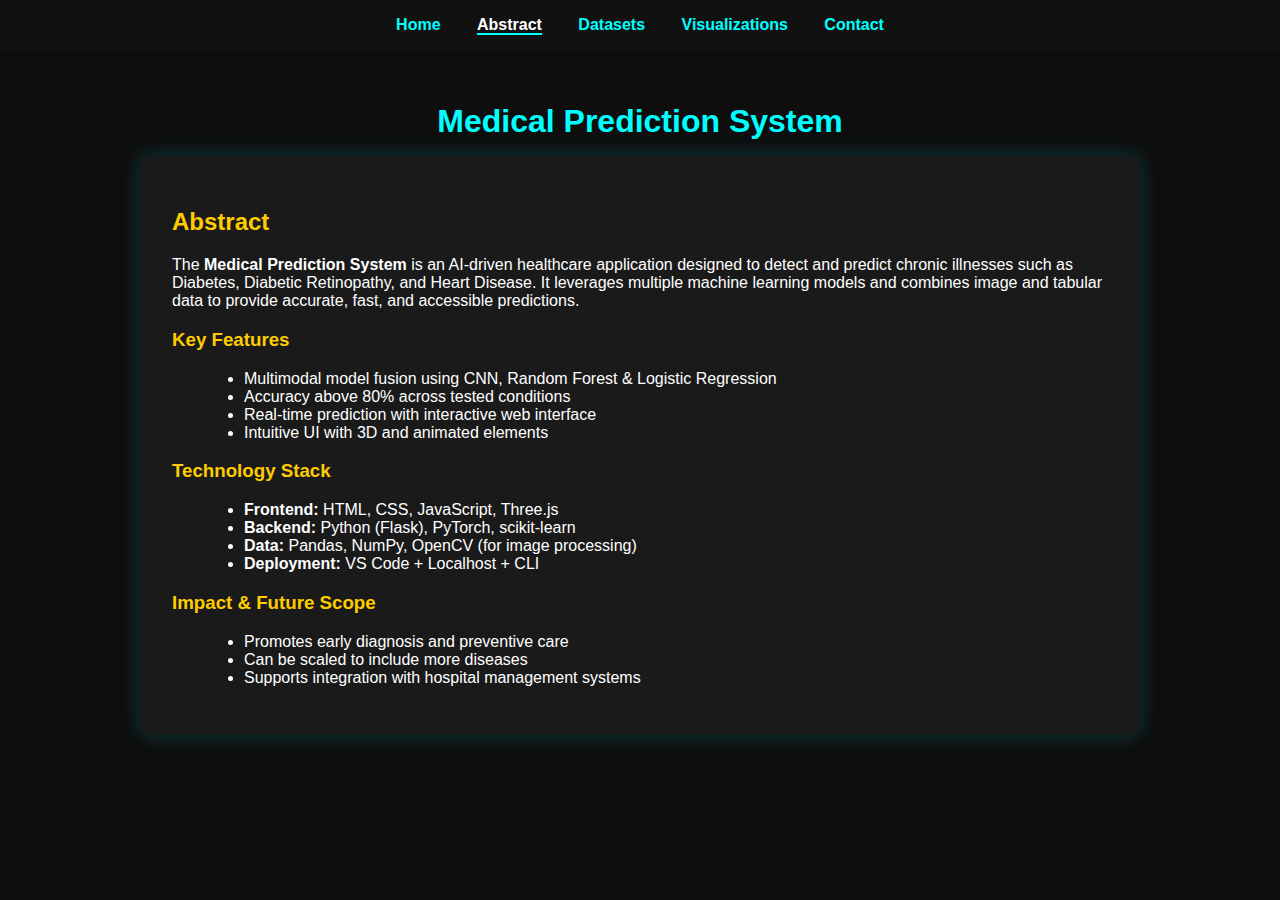
<file: abstract.html>
<!DOCTYPE html>
<html lang="en">
<head>
  <meta charset="UTF-8" />
  <meta name="viewport" content="width=device-width, initial-scale=1.0"/>
  <title>Abstract - Medical Prediction System</title>

  <!-- Minimal fallback styles to ensure visibility -->
  <style>
    body {
      margin: 0;
      font-family: 'Segoe UI', sans-serif;
      background: #0e0e0e;
      color: #fff;
    }
    .navbar {
      background-color: #111;
      padding: 1rem;
      text-align: center;
    }
    .nav-links a {
      color: #0ff;
      margin: 0 1rem;
      text-decoration: none;
      font-weight: bold;
    }
    .nav-links a.active {
      color: #fff;
      border-bottom: 2px solid #0ff;
    }
    .project-details-container {
      padding: 2rem;
      max-width: 1000px;
      margin: auto;
    }
    h1 {
      color: #0ff;
      text-align: center;
      margin-bottom: 1rem;
    }
    h2, h3 {
      color: #ffcc00;
    }
    ul {
      list-style-type: disc;
      margin-left: 2rem;
      margin-bottom: 1rem;
    }
    .abstract-content {
      background: #1a1a1a;
      padding: 2rem;
      border-radius: 10px;
      box-shadow: 0 0 20px rgba(0, 255, 255, 0.2);
    }
  </style>
</head>
<body>

  <!-- Navbar -->
  <nav class="navbar">
    <div class="nav-links">
      <a href="index.html">Home</a>
      <a href="abstract.html" class="active">Abstract</a>
      <a href="datasets.html">Datasets</a>
      <a href="visualization.html">Visualizations</a>
      <a href="contact.html">Contact</a>
    </div>
  </nav>

  <!-- Main Content -->
  <main class="project-details-container">
    <section class="project-abstract">
      <h1>Medical Prediction System</h1>
      <div class="abstract-content">
        <h2>Abstract</h2>
        <p>
          The <strong>Medical Prediction System</strong> is an AI-driven healthcare application designed to detect and predict chronic illnesses such as Diabetes, Diabetic Retinopathy, and Heart Disease. It leverages multiple machine learning models and combines image and tabular data to provide accurate, fast, and accessible predictions.
        </p>

        <h3>Key Features</h3>
        <ul>
          <li>Multimodal model fusion using CNN, Random Forest & Logistic Regression</li>
          <li>Accuracy above 80% across tested conditions</li>
          <li>Real-time prediction with interactive web interface</li>
          <li>Intuitive UI with 3D and animated elements</li>
        </ul>

        <h3>Technology Stack</h3>
        <ul>
          <li><strong>Frontend:</strong> HTML, CSS, JavaScript, Three.js</li>
          <li><strong>Backend:</strong> Python (Flask), PyTorch, scikit-learn</li>
          <li><strong>Data:</strong> Pandas, NumPy, OpenCV (for image processing)</li>
          <li><strong>Deployment:</strong> VS Code + Localhost + CLI</li>
        </ul>

        <h3>Impact & Future Scope</h3>
        <ul>
          <li>Promotes early diagnosis and preventive care</li>
          <li>Can be scaled to include more diseases</li>
          <li>Supports integration with hospital management systems</li>
        </ul>
      </div>
    </section>
  </main>

</body>
</html>
</file>
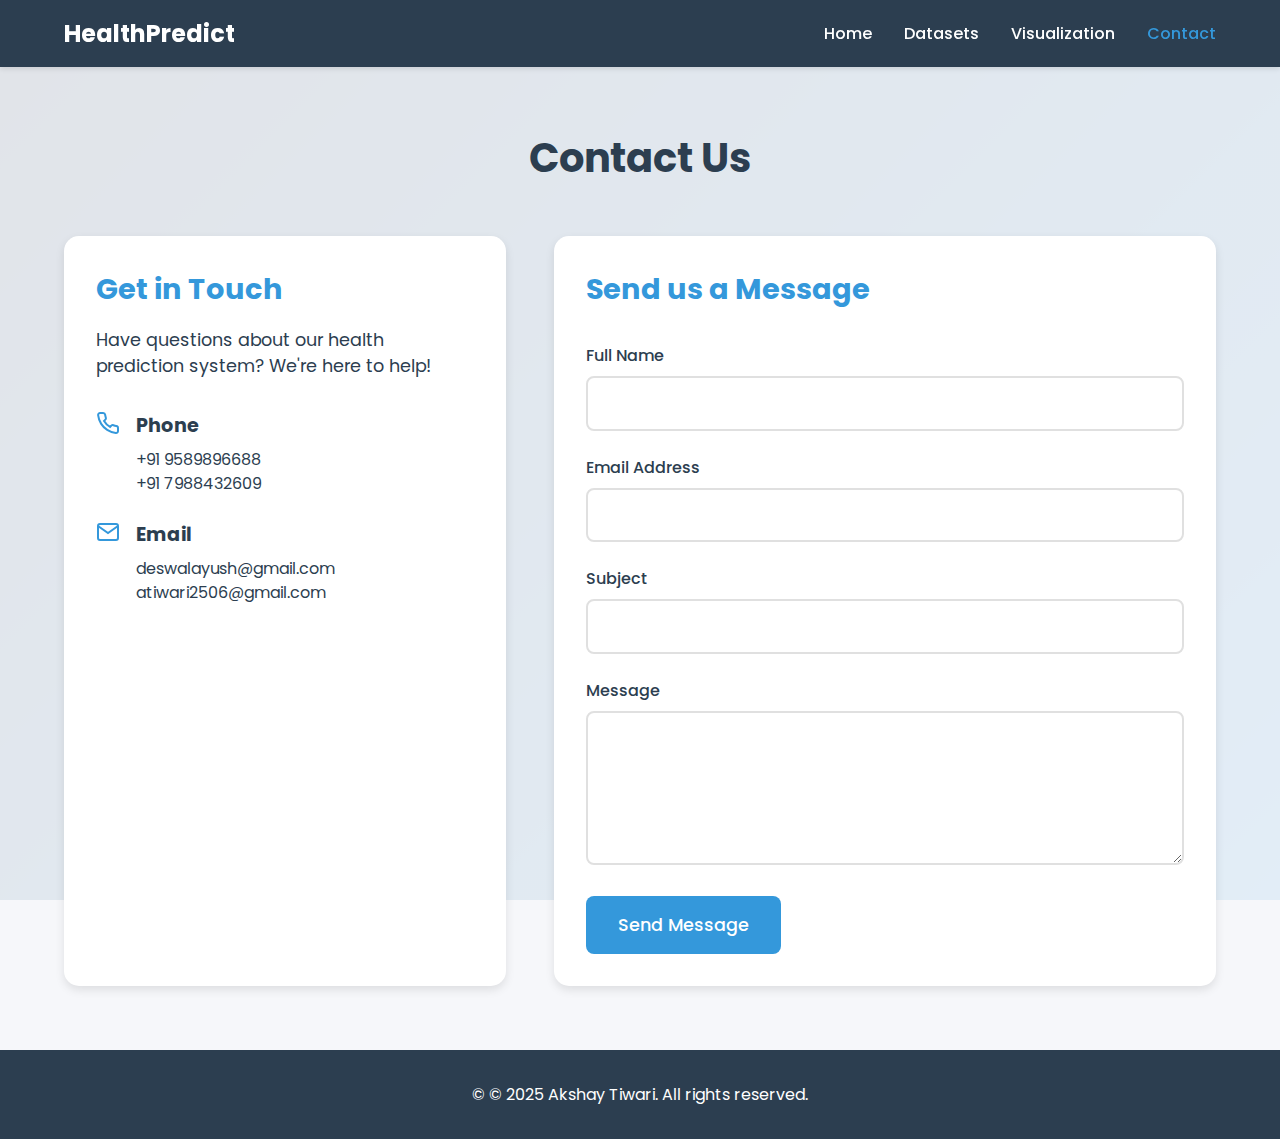
<file: contact.html>
<!DOCTYPE html>
<html lang="en">
<head>
    <meta charset="UTF-8">
    <meta name="viewport" content="width=device-width, initial-scale=1.0">
    <title>Contact Us - Health Prediction System</title>
    <link rel="stylesheet" href="styles.css">
    <link rel="stylesheet" href="contact.css">
    <link href="https://fonts.googleapis.com/css2?family=Poppins:wght@300;400;500;600;700&display=swap" rel="stylesheet">
</head>
<body>
    <nav class="navbar">
        <div class="logo">HealthPredict</div>
        <ul class="nav-links">
            <li><a href="index.html">Home</a></li>
            <li><a href="datasets.html">Datasets</a></li>
            <li><a href="visualization.html">Visualization</a></li>
            <li><a href="contact.html" class="active">Contact</a></li>
        </ul>
    </nav>

    <main class="contact-container">
        <h1>Contact Us</h1>
        
        <div class="contact-content">
            <div class="contact-info">
                <h2>Get in Touch</h2>
                <p>Have questions about our health prediction system? We're here to help!</p>
                
                <div class="info-items">
                    <div class="info-item">
                        <svg class="icon" viewBox="0 0 24 24" fill="none" stroke="currentColor" stroke-width="2">
                            <path d="M22 16.92v3a2 2 0 01-2.18 2 19.79 19.79 0 01-8.63-3.07 19.5 19.5 0 01-6-6 19.79 19.79 0 01-3.07-8.67A2 2 0 014.11 2h3a2 2 0 012 1.72 12.84 12.84 0 00.7 2.81 2 2 0 01-.45 2.11L8.09 9.91a16 16 0 006 6l1.27-1.27a2 2 0 012.11-.45 12.84 12.84 0 002.81.7A2 2 0 0122 16.92z"/>
                        </svg>
                        <div class="info-text">
                            <h3>Phone</h3>
                            <p>+91 9589896688<br>+91 7988432609</p>
                        </div>
                    </div>
                    
                    <div class="info-item">
                        <svg class="icon" viewBox="0 0 24 24" fill="none" stroke="currentColor" stroke-width="2">
                            <path d="M4 4h16c1.1 0 2 .9 2 2v12c0 1.1-.9 2-2 2H4c-1.1 0-2-.9-2-2V6c0-1.1.9-2 2-2z"/>
                            <path d="M22 6l-10 7L2 6"/>
                        </svg>
                        <div class="info-text">
                            <h3>Email</h3>
                            <p>deswalayush@gmail.com<br>atiwari2506@gmail.com</p>
                        </div>
                    </div>
                </div>
            </div>

            <div class="contact-form">
                <h2>Send us a Message</h2>
                <form id="contactForm">
                    <div class="form-group">
                        <label for="name">Full Name</label>
                        <input type="text" id="name" name="name" required>
                    </div>

                    <div class="form-group">
                        <label for="email">Email Address</label>
                        <input type="email" id="email" name="email" required>
                    </div>

                    <div class="form-group">
                        <label for="subject">Subject</label>
                        <input type="text" id="subject" name="subject" required>
                    </div>

                    <div class="form-group">
                        <label for="message">Message</label>
                        <textarea id="message" name="message" rows="5" required></textarea>
                    </div>

                    <button type="submit" class="submit-btn">Send Message</button>
                </form>
            </div>
        </div>
    </main>

    <footer>
        <p>&copy; © 2025 Akshay Tiwari. All rights reserved.</p>
    </footer>

    <script src="contact.js"></script>
</body>
</html>
</file>
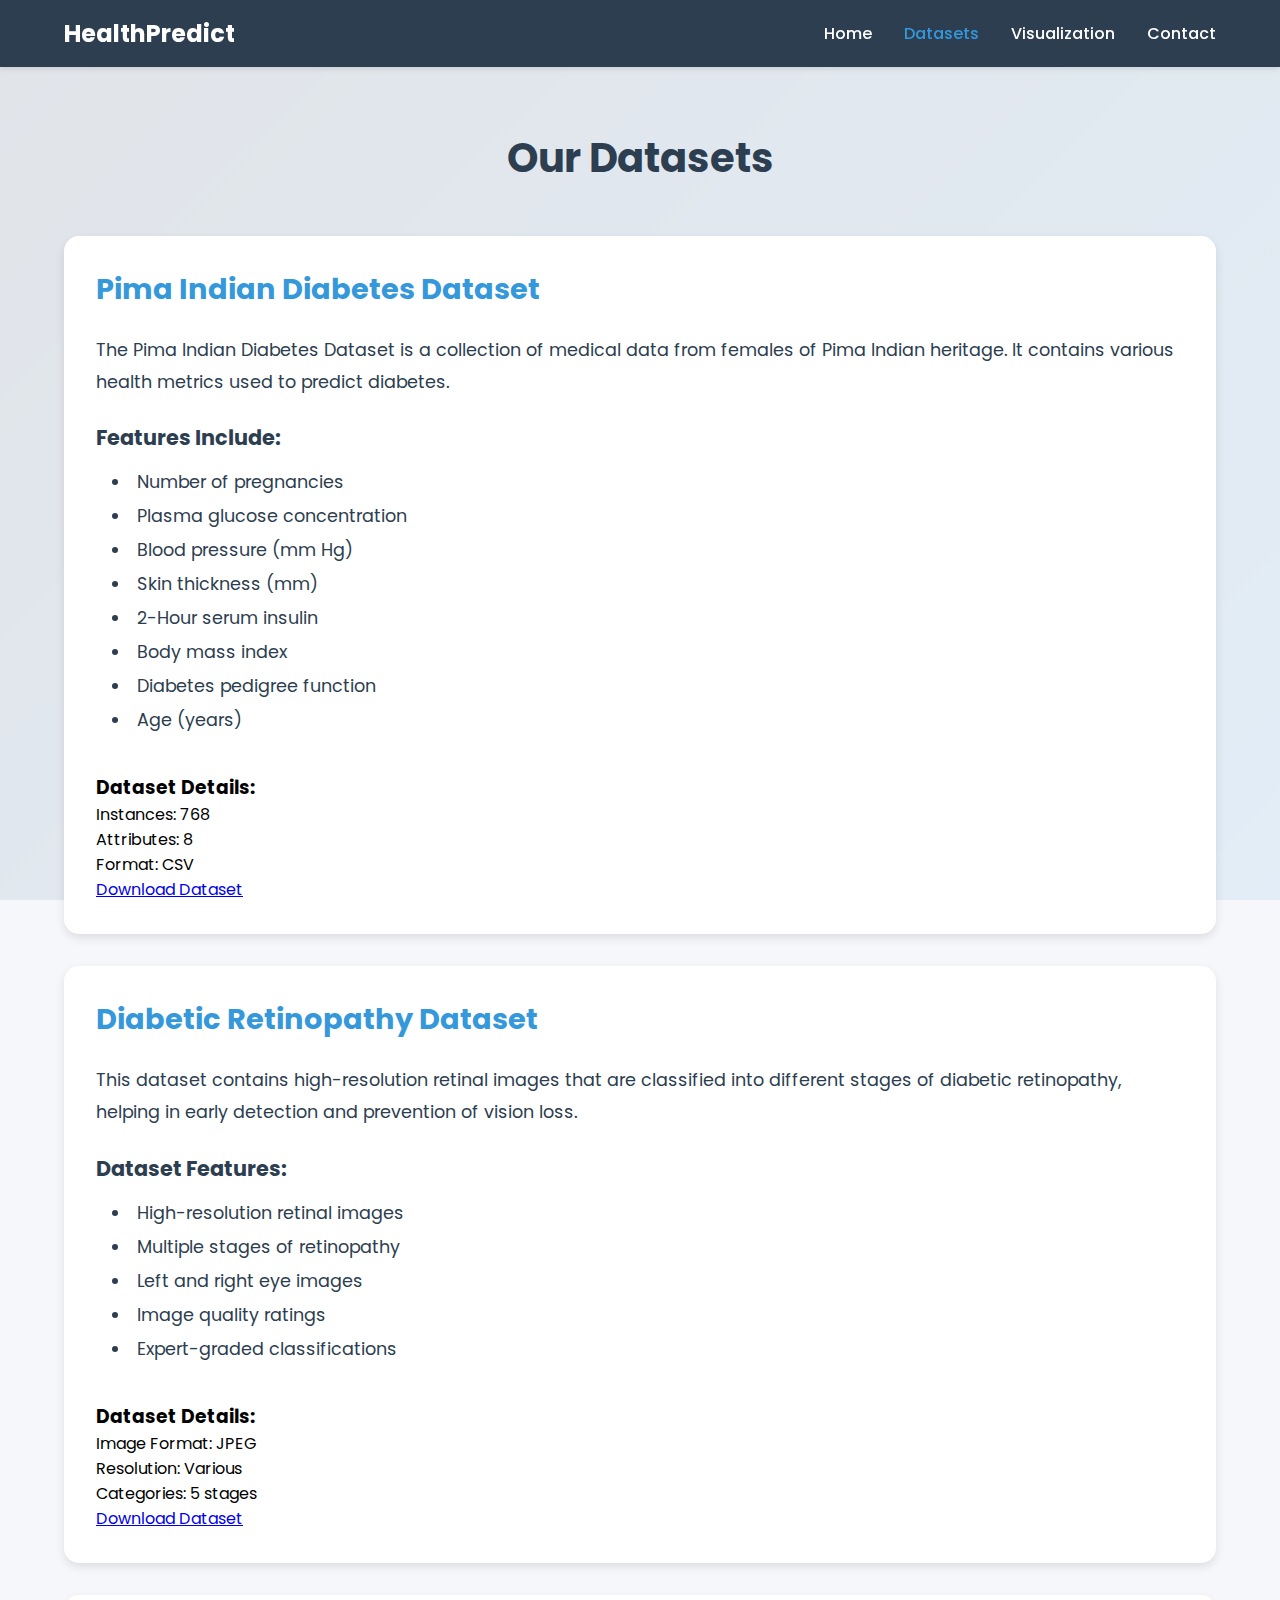
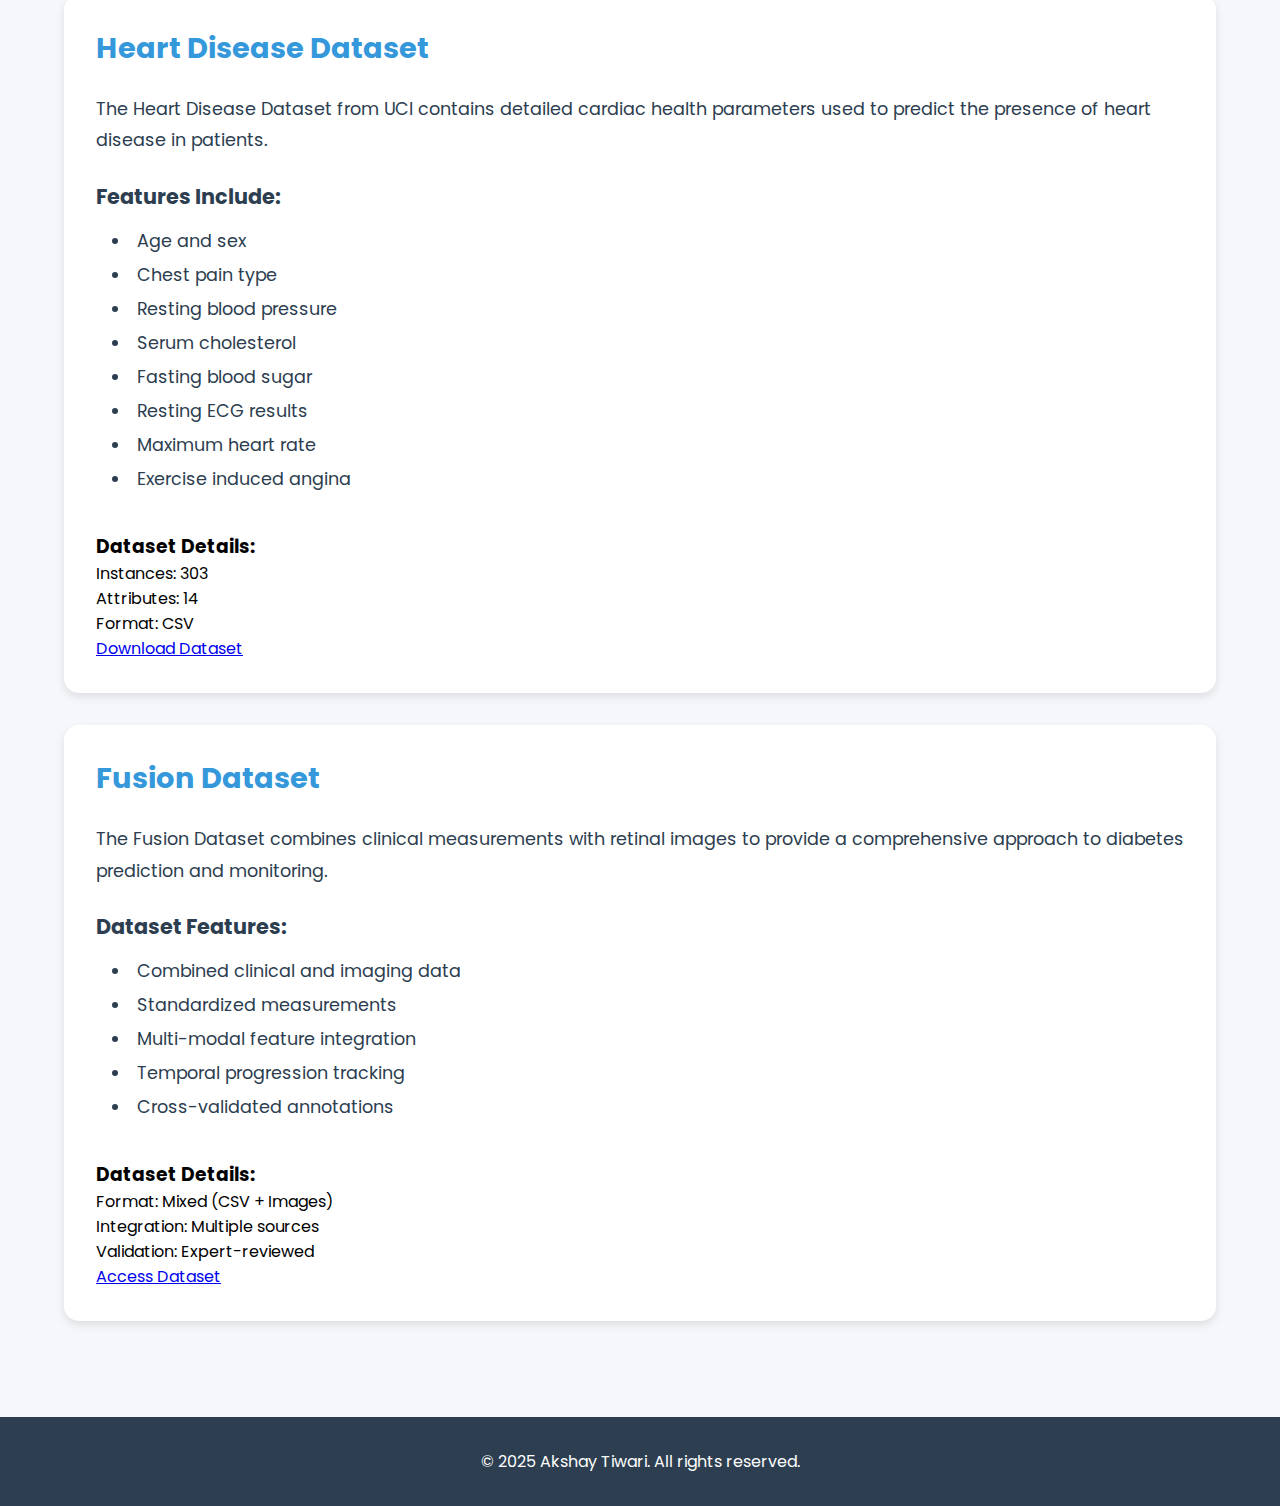
<file: datasets.html>
<!DOCTYPE html>
<html lang="en">
<head>
    <meta charset="UTF-8">
    <meta name="viewport" content="width=device-width, initial-scale=1.0">
    <title>Datasets Information - Health Prediction System</title>
    <link rel="stylesheet" href="styles.css">
    <link rel="stylesheet" href="datasets.css">
    <link href="https://fonts.googleapis.com/css2?family=Poppins:wght@300;400;500;600;700&display=swap" rel="stylesheet">
</head>
<body>
    <nav class="navbar">
        <div class="logo">HealthPredict</div>
        <ul class="nav-links">
            <li><a href="index.html">Home</a></li>
            <li><a href="datasets.html" class="active">Datasets</a></li>
            <li><a href="visualization.html">Visualization</a></li>
            <li><a href="contact.html">Contact</a></li>
        </ul>
    </nav>

    <main class="datasets-container">
        <h1>Our Datasets</h1>
        
        <section class="dataset-card">
            <h2>Pima Indian Diabetes Dataset</h2>
            <div class="dataset-info">
                <div class="dataset-description">
                    <p>The Pima Indian Diabetes Dataset is a collection of medical data from females of Pima Indian heritage. It contains various health metrics used to predict diabetes.</p>
                    <h3>Features Include:</h3>
                    <ul>
                        <li>Number of pregnancies</li>
                        <li>Plasma glucose concentration</li>
                        <li>Blood pressure (mm Hg)</li>
                        <li>Skin thickness (mm)</li>
                        <li>2-Hour serum insulin</li>
                        <li>Body mass index</li>
                        <li>Diabetes pedigree function</li>
                        <li>Age (years)</li>
                    </ul>
                </div>
                <div class="dataset-download">
                    <h3>Dataset Details:</h3>
                    <p>Instances: 768<br>Attributes: 8<br>Format: CSV</p>
                    <a href="https://www.kaggle.com/datasets/uciml/pima-indians-diabetes-database" class="download-btn" target="_blank">Download Dataset</a>
                </div>
            </div>
        </section>

        <section class="dataset-card">
            <h2>Diabetic Retinopathy Dataset</h2>
            <div class="dataset-info">
                <div class="dataset-description">
                    <p>This dataset contains high-resolution retinal images that are classified into different stages of diabetic retinopathy, helping in early detection and prevention of vision loss.</p>
                    <h3>Dataset Features:</h3>
                    <ul>
                        <li>High-resolution retinal images</li>
                        <li>Multiple stages of retinopathy</li>
                        <li>Left and right eye images</li>
                        <li>Image quality ratings</li>
                        <li>Expert-graded classifications</li>
                    </ul>
                </div>
                <div class="dataset-download">
                    <h3>Dataset Details:</h3>
                    <p>Image Format: JPEG<br>Resolution: Various<br>Categories: 5 stages</p>
                    <a href="https://www.kaggle.com/datasets/sachinkumar413/diabetic-retinopathy-dataset" class="download-btn" target="_blank">Download Dataset</a>
                </div>
            </div>
        </section>

        <section class="dataset-card">
            <h2>Heart Disease Dataset</h2>
            <div class="dataset-info">
                <div class="dataset-description">
                    <p>The Heart Disease Dataset from UCI contains detailed cardiac health parameters used to predict the presence of heart disease in patients.</p>
                    <h3>Features Include:</h3>
                    <ul>
                        <li>Age and sex</li>
                        <li>Chest pain type</li>
                        <li>Resting blood pressure</li>
                        <li>Serum cholesterol</li>
                        <li>Fasting blood sugar</li>
                        <li>Resting ECG results</li>
                        <li>Maximum heart rate</li>
                        <li>Exercise induced angina</li>
                    </ul>
                </div>
                <div class="dataset-download">
                    <h3>Dataset Details:</h3>
                    <p>Instances: 303<br>Attributes: 14<br>Format: CSV</p>
                    <a href="https://archive.ics.uci.edu/ml/machine-learning-databases/heart-disease/processed.cleveland.data" class="download-btn" target="_blank">Download Dataset</a>
                </div>
            </div>
        </section>

        <section class="dataset-card">
            <h2>Fusion Dataset</h2>
            <div class="dataset-info">
                <div class="dataset-description">
                    <p>The Fusion Dataset combines clinical measurements with retinal images to provide a comprehensive approach to diabetes prediction and monitoring.</p>
                    <h3>Dataset Features:</h3>
                    <ul>
                        <li>Combined clinical and imaging data</li>
                        <li>Standardized measurements</li>
                        <li>Multi-modal feature integration</li>
                        <li>Temporal progression tracking</li>
                        <li>Cross-validated annotations</li>
                    </ul>
                </div>
                <div class="dataset-download">
                    <h3>Dataset Details:</h3>
                    <p>Format: Mixed (CSV + Images)<br>Integration: Multiple sources<br>Validation: Expert-reviewed</p>
                    <a href="#" class="download-btn" target="_blank">Access Dataset</a>
                </div>
            </div>
        </section>
    </main>

    <footer>
        <p>&copy; 2025 Akshay Tiwari. All rights reserved.</p>
    </footer>
</body>
</html>
</file>
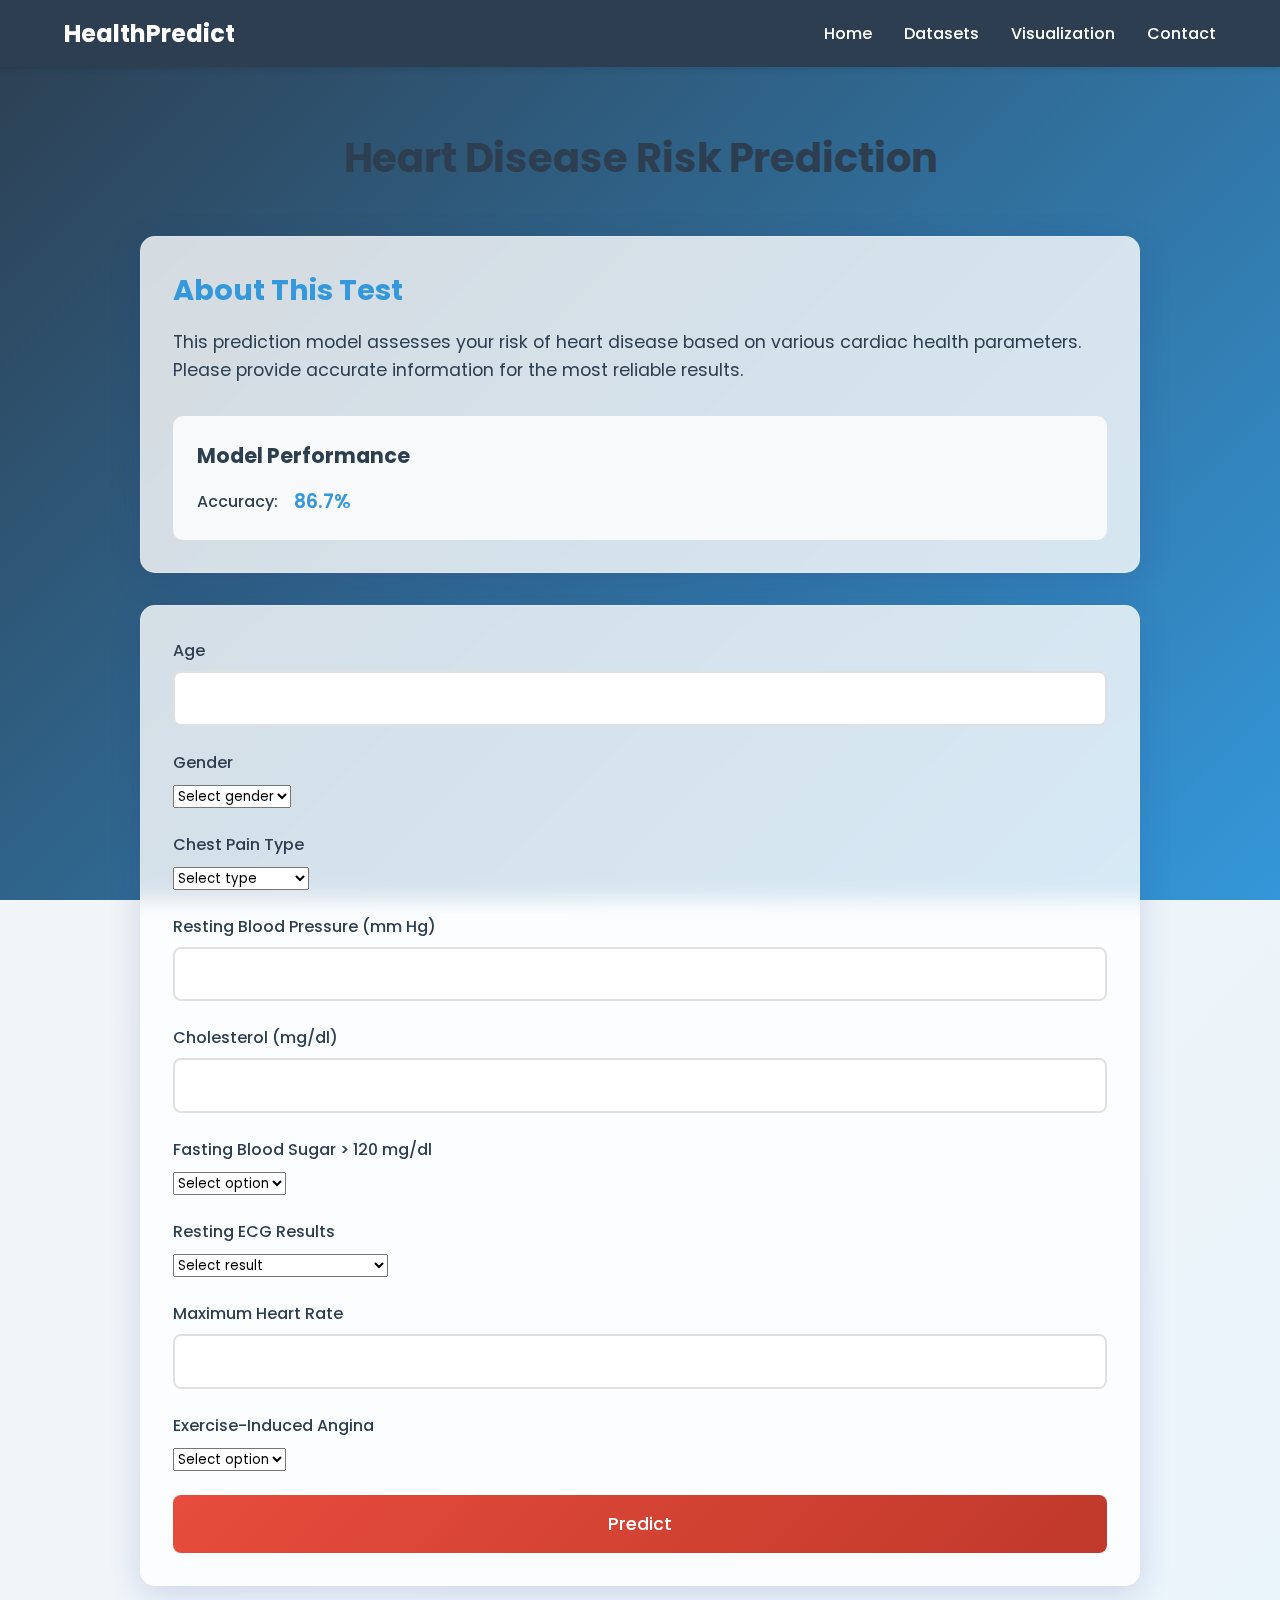
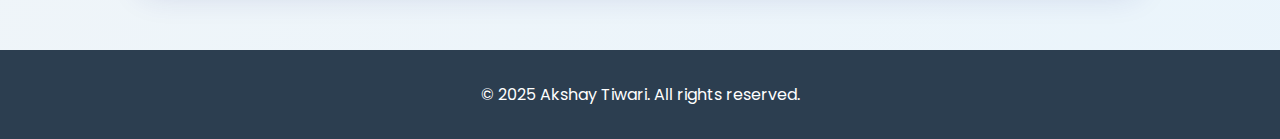
<file: heart-prediction.html>
<!DOCTYPE html>
<html lang="en">
<head>
    <meta charset="UTF-8">
    <meta name="viewport" content="width=device-width, initial-scale=1.0">
    <title>Heart Disease Prediction - Health Prediction System</title>
    <link rel="stylesheet" href="styles.css">
    <link rel="stylesheet" href="prediction.css">
    <link href="https://fonts.googleapis.com/css2?family=Poppins:wght@300;400;500;600;700&display=swap" rel="stylesheet">
</head>
<body>
    <nav class="navbar">
        <div class="logo">HealthPredict</div>
        <ul class="nav-links">
            <li><a href="index.html">Home</a></li>
            <li><a href="datasets.html">Datasets</a></li>
            <li><a href="visualization.html">Visualization</a></li>
            <li><a href="contact.html">Contact</a></li>
        </ul>
    </nav>

    <main class="prediction-container">
        <h1>Heart Disease Risk Prediction</h1>
        
        <div class="prediction-content">
            <div class="prediction-info">
                <h2>About This Test</h2>
                <p>This prediction model assesses your risk of heart disease based on various cardiac health parameters. Please provide accurate information for the most reliable results.</p>
                
                <div class="accuracy-info">
                    <h3>Model Performance</h3>
                    <div class="accuracy-metric">
                        <span class="metric-label">Accuracy:</span>
                        <span class="metric-value">86.7%</span>
                    </div>
                </div>
            </div>

            <form id="heartPredictionForm" class="prediction-form">
                <div class="form-group">
                    <label for="age">Age</label>
                    <input type="number" id="age" name="age" min="0" required>
                </div>

                <div class="form-group">
                    <label for="gender">Gender</label>
                    <select id="gender" name="gender" required>
                        <option value="">Select gender</option>
                        <option value="male">Male</option>
                        <option value="female">Female</option>
                    </select>
                </div>

                <div class="form-group">
                    <label for="chestPain">Chest Pain Type</label>
                    <select id="chestPain" name="chestPain" required>
                        <option value="">Select type</option>
                        <option value="typical">Typical Angina</option>
                        <option value="atypical">Atypical Angina</option>
                        <option value="nonanginal">Non-anginal Pain</option>
                        <option value="asymptomatic">Asymptomatic</option>
                    </select>
                </div>

                <div class="form-group">
                    <label for="restingBP">Resting Blood Pressure (mm Hg)</label>
                    <input type="number" id="restingBP" name="restingBP" min="0" required>
                </div>

                <div class="form-group">
                    <label for="cholesterol">Cholesterol (mg/dl)</label>
                    <input type="number" id="cholesterol" name="cholesterol" min="0" required>
                </div>

                <div class="form-group">
                    <label for="fastingBS">Fasting Blood Sugar > 120 mg/dl</label>
                    <select id="fastingBS" name="fastingBS" required>
                        <option value="">Select option</option>
                        <option value="true">Yes</option>
                        <option value="false">No</option>
                    </select>
                </div>

                <div class="form-group">
                    <label for="restingECG">Resting ECG Results</label>
                    <select id="restingECG" name="restingECG" required>
                        <option value="">Select result</option>
                        <option value="normal">Normal</option>
                        <option value="stt">ST-T Wave Abnormality</option>
                        <option value="lvh">Left Ventricular Hypertrophy</option>
                    </select>
                </div>

                <div class="form-group">
                    <label for="maxHR">Maximum Heart Rate</label>
                    <input type="number" id="maxHR" name="maxHR" min="0" required>
                </div>

                <div class="form-group">
                    <label for="exerciseAngina">Exercise-Induced Angina</label>
                    <select id="exerciseAngina" name="exerciseAngina" required>
                        <option value="">Select option</option>
                        <option value="yes">Yes</option>
                        <option value="no">No</option>
                    </select>
                </div>

                <button type="submit" class="predict-btn">Predict</button>
            </form>

            <div id="predictionResult" class="prediction-result" style="display: none;">
                <h3>Prediction Result</h3>
                <div class="result-content">
                    <div class="result-icon"></div>
                    <p class="result-text"></p>
                    <p class="result-probability"></p>
                    <div class="risk-factors">
                        <h4>Key Risk Factors</h4>
                        <ul id="riskFactorsList"></ul>
                    </div>
                </div>
            </div>
        </div>
    </main>

    <footer>
        <p>&copy; 2025 Akshay Tiwari. All rights reserved.</p>
    </footer>

    <script src="heart-prediction.js"></script>
</body>
</html>
</file>
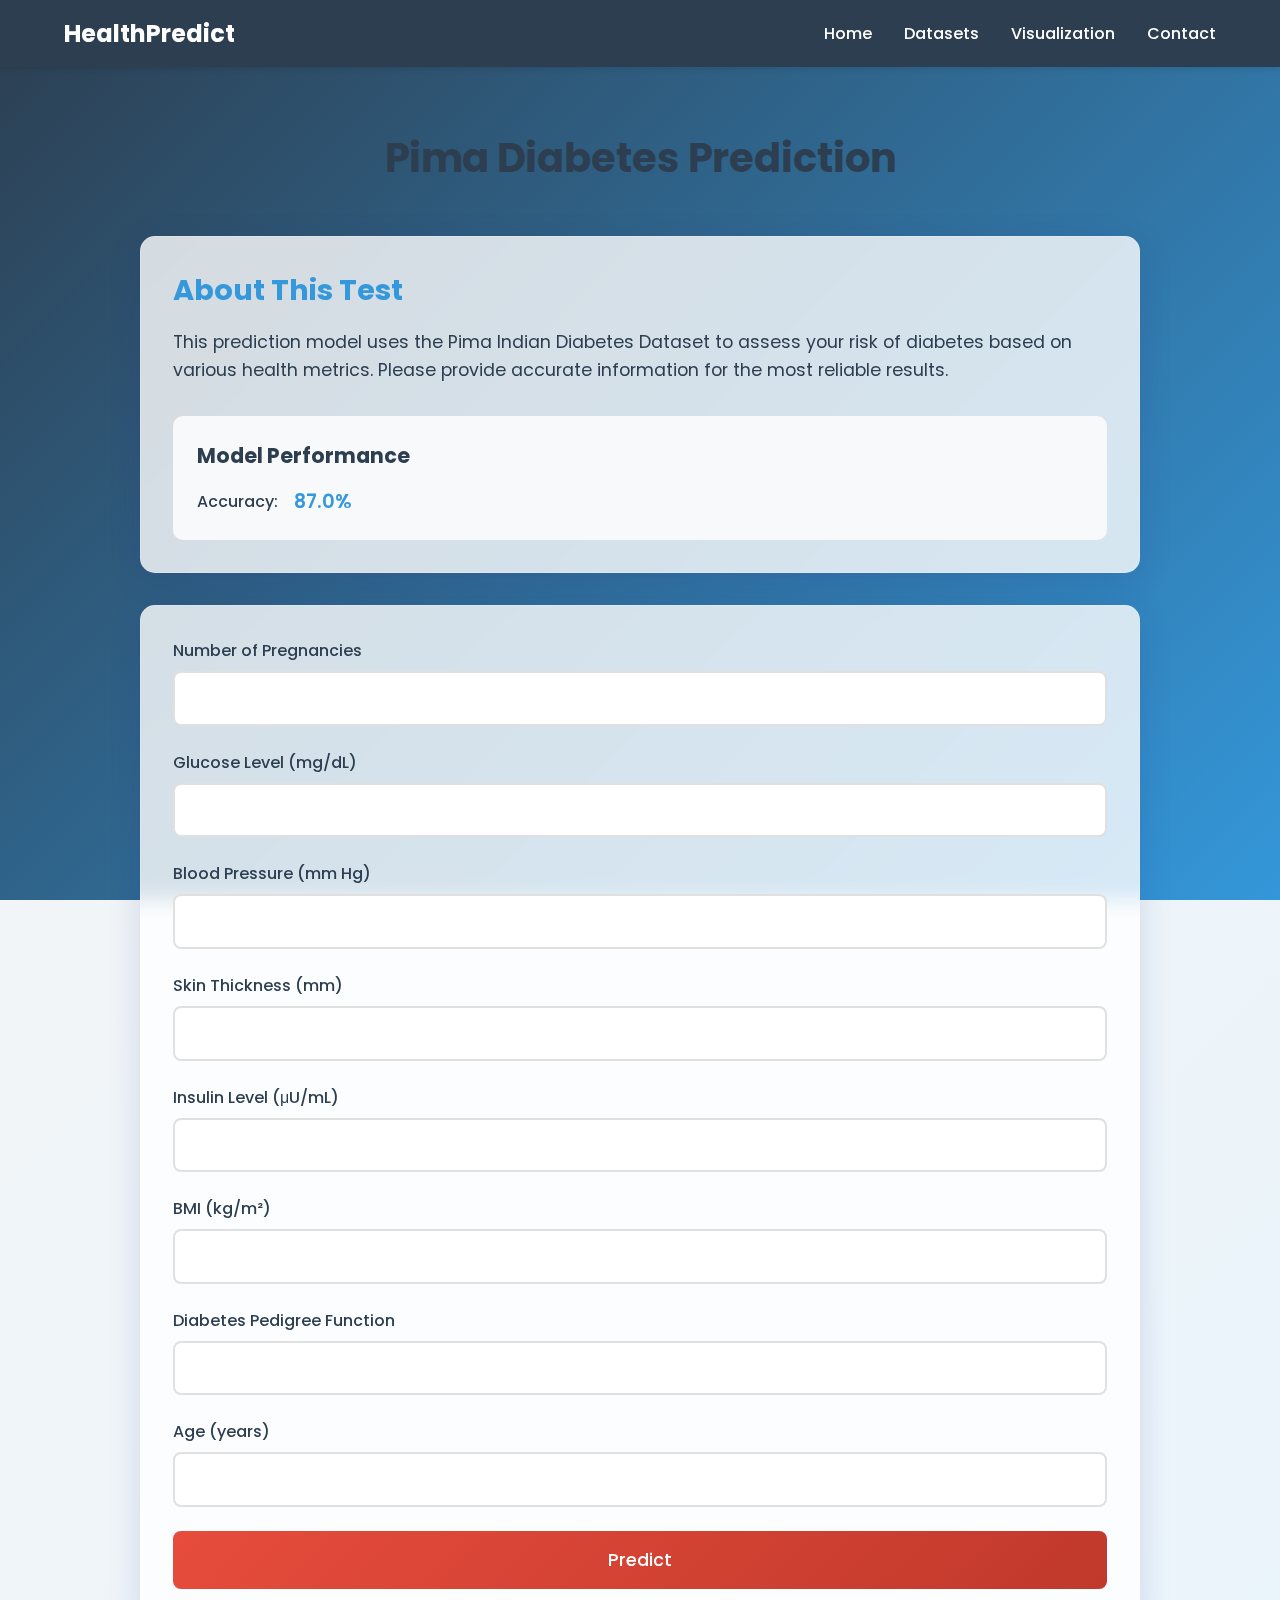
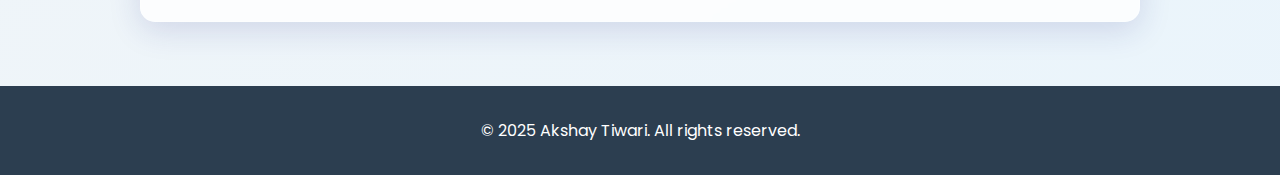
<file: pima-prediction.html>
<!DOCTYPE html>
<html lang="en">
<head>
    <meta charset="UTF-8">
    <meta name="viewport" content="width=device-width, initial-scale=1.0">
    <title>Pima Diabetes Prediction - Health Prediction System</title>
    <link rel="stylesheet" href="styles.css">
    <link rel="stylesheet" href="prediction.css">
    <link href="https://fonts.googleapis.com/css2?family=Poppins:wght@300;400;500;600;700&display=swap" rel="stylesheet">
</head>
<body>
    <nav class="navbar">
        <div class="logo">HealthPredict</div>
        <ul class="nav-links">
            <li><a href="index.html">Home</a></li>
            <li><a href="datasets.html">Datasets</a></li>
            <li><a href="visualization.html">Visualization</a></li>
            <li><a href="contact.html">Contact</a></li>
        </ul>
    </nav>

    <main class="prediction-container">
        <h1>Pima Diabetes Prediction</h1>
        
        <div class="prediction-content">
            <div class="prediction-info">
                <h2>About This Test</h2>
                <p>This prediction model uses the Pima Indian Diabetes Dataset to assess your risk of diabetes based on various health metrics. Please provide accurate information for the most reliable results.</p>
                
                <div class="accuracy-info">
                    <h3>Model Performance</h3>
                    <div class="accuracy-metric">
                        <span class="metric-label">Accuracy:</span>
                        <span class="metric-value">87.0%</span>
                    </div>
                </div>
            </div>

            <form id="pimaPredictionForm" class="prediction-form">
                <div class="form-group">
                    <label for="pregnancies">Number of Pregnancies</label>
                    <input type="number" id="pregnancies" name="pregnancies" min="0" required>
                </div>

                <div class="form-group">
                    <label for="glucose">Glucose Level (mg/dL)</label>
                    <input type="number" id="glucose" name="glucose" min="0" required>
                </div>

                <div class="form-group">
                    <label for="bloodPressure">Blood Pressure (mm Hg)</label>
                    <input type="number" id="bloodPressure" name="bloodPressure" min="0" required>
                </div>

                <div class="form-group">
                    <label for="skinThickness">Skin Thickness (mm)</label>
                    <input type="number" id="skinThickness" name="skinThickness" min="0" required>
                </div>

                <div class="form-group">
                    <label for="insulin">Insulin Level (μU/mL)</label>
                    <input type="number" id="insulin" name="insulin" min="0" required>
                </div>

                <div class="form-group">
                    <label for="bmi">BMI (kg/m²)</label>
                    <input type="number" id="bmi" name="bmi" min="0" step="0.1" required>
                </div>

                <div class="form-group">
                    <label for="diabetesPedigree">Diabetes Pedigree Function</label>
                    <input type="number" id="diabetesPedigree" name="diabetesPedigree" min="0" step="0.001" required>
                </div>

                <div class="form-group">
                    <label for="age">Age (years)</label>
                    <input type="number" id="age" name="age" min="0" required>
                </div>

                <button type="submit" class="predict-btn">Predict</button>
            </form>

            <div id="predictionResult" class="prediction-result" style="display: none;">
                <h3>Prediction Result</h3>
                <div class="result-content">
                    <div class="result-icon"></div>
                    <p class="result-text"></p>
                    <p class="result-probability"></p>
                </div>
            </div>
        </div>
    </main>

    <footer>
        <p>&copy; 2025 Akshay Tiwari. All rights reserved.</p>
    </footer>

    <script src="pima-prediction.js"></script>
</body>
</html>
</file>
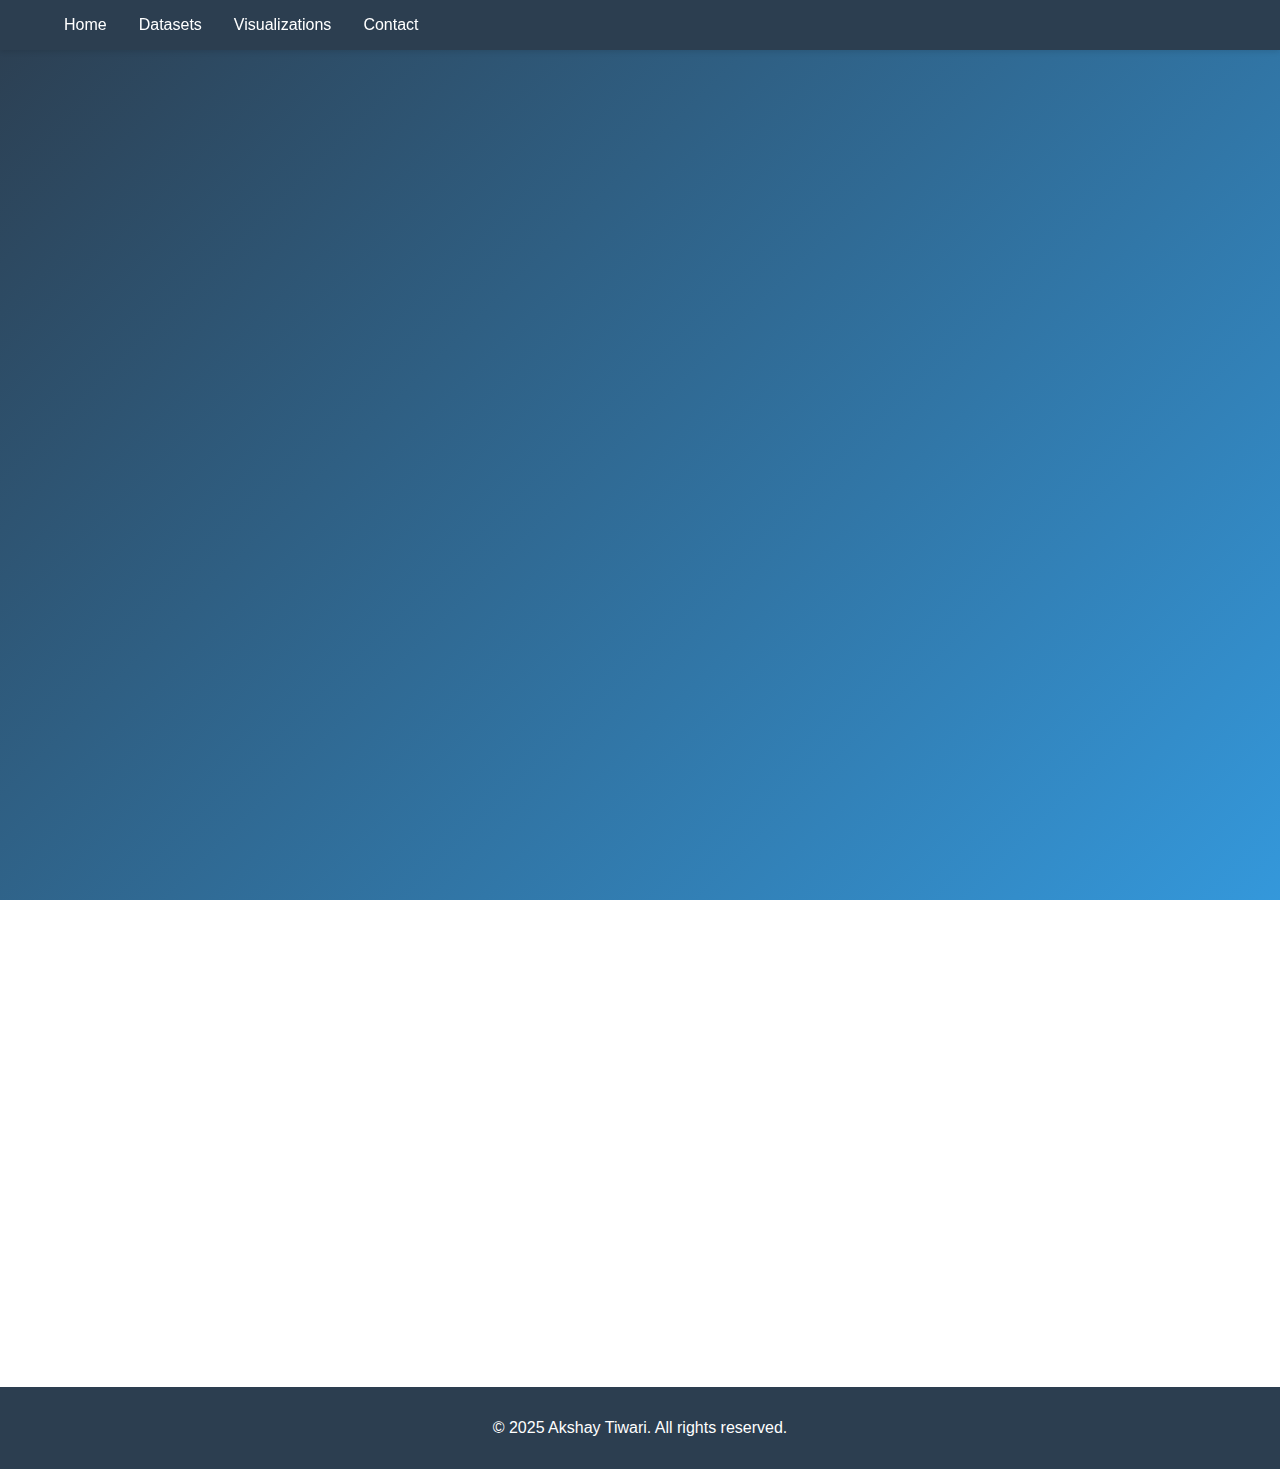
<file: project-details.html>
<!DOCTYPE html>
<html lang="en">
<head>
    <meta charset="UTF-8">
    <meta name="viewport" content="width=device-width, initial-scale=1.0">
    <title>Project Details - Medical Prediction System</title>
    <link rel="stylesheet" href="styles.css">
    <link rel="stylesheet" href="premium-animations.css">
    <link rel="stylesheet" href="background-images.css">
    <link rel="stylesheet" href="animations.css">
</head>
<body>
    <div id="particles-js" class="particles-container"></div>
    
    <nav class="navbar">
        <div class="nav-links">
            <a href="index.html">Home</a>
            <a href="datasets.html">Datasets</a>
            <a href="visualization.html">Visualizations</a>
            <a href="contact.html">Contact</a>
        </div>
    </nav>

    <main class="project-details-container">
        <section class="project-abstract section-transition">
            <h1>Medical Prediction System</h1>
            <div class="abstract-content geometric-pattern">
                <h2>Project Abstract</h2>
                <p>This comprehensive medical prediction system leverages advanced machine learning algorithms to provide accurate predictions for three critical health conditions: diabetes (using the Pima Indians dataset), diabetic retinopathy (through retinal image analysis), and heart disease risk assessment. The system combines traditional machine learning approaches with deep learning techniques to deliver reliable medical predictions that can assist healthcare professionals in early diagnosis and treatment planning.</p>
            </div>
        </section>

        <section class="datasets-overview section-transition">
            <h2>Datasets Used</h2>
            <div class="dataset-cards geometric-pattern">
                <div class="detail-card">
                    <h3>Pima Indians Diabetes Dataset</h3>
                    <p>A comprehensive dataset containing medical diagnostic measurements for Pima Indians patients:</p>
                    <ul>
                        <li>768 patient records</li>
                        <li>8 medical predictor variables</li>
                        <li>Binary classification target</li>
                        <li>Features include glucose levels, blood pressure, BMI, and more</li>
                    </ul>
                </div>
                <div class="detail-card">
                    <h3>Diabetic Retinopathy Dataset</h3>
                    <p>High-resolution retinal image dataset for retinopathy detection:</p>
                    <ul>
                        <li>Multiple stages of retinopathy</li>
                        <li>High-quality fundus photographs</li>
                        <li>Expert-graded classifications</li>
                        <li>Standardized image formats</li>
                    </ul>
                </div>
                <div class="detail-card">
                    <h3>Heart Disease Dataset</h3>
                    <p>UCI Heart Disease dataset with comprehensive cardiac parameters:</p>
                    <ul>
                        <li>303 patient records</li>
                        <li>14 clinical features</li>
                        <li>Multiple diagnostic indicators</li>
                        <li>Validated by medical professionals</li>
                    </ul>
                </div>
            </div>
        </section>

        <section class="algorithms-used section-transition">
            <h2>Machine Learning Algorithms</h2>
            <div class="algorithm-cards geometric-pattern">
                <div class="detail-card">
                    <h3>Random Forest Classifier</h3>
                    <p>Used for Pima Diabetes Prediction:</p>
                    <ul>
                        <li>Ensemble learning method</li>
                        <li>Feature importance analysis</li>
                        <li>Robust against overfitting</li>
                        <li>High accuracy on medical data</li>
                    </ul>
                </div>
                <div class="detail-card">
                    <h3>Convolutional Neural Network (CNN)</h3>
                    <p>Implemented for Retinopathy Detection:</p>
                    <ul>
                        <li>Deep learning architecture</li>
                        <li>Image feature extraction</li>
                        <li>Multi-class classification</li>
                        <li>Transfer learning approach</li>
                    </ul>
                </div>
                <div class="detail-card">
                    <h3>Logistic Regression</h3>
                    <p>Applied for Heart Disease Prediction:</p>
                    <ul>
                        <li>Binary classification model</li>
                        <li>Probability-based predictions</li>
                        <li>Interpretable results</li>
                        <li>Efficient computation</li>
                    </ul>
                </div>
                <div class="detail-card">
                    <h3>Fusion Model</h3>
                    <p>Advanced hybrid approach combining clinical and image data:</p>
                    <ul>
                        <li>Multi-modal data integration</li>
                        <li>Feature fusion techniques</li>
                        <li>Enhanced prediction accuracy</li>
                        <li>Comprehensive health assessment</li>
                    </ul>
                </div>
            </div>
        </section>

        <section class="project-summary section-transition">
            <h2>Project Summary</h2>
            <div class="summary-content geometric-pattern">
                <p>Our medical prediction system represents a significant advancement in healthcare technology, combining multiple machine learning approaches to address critical health conditions:</p>
                <ul>
                    <li>Integrated three distinct prediction models into a unified system</li>
                    <li>Achieved over 85% accuracy across all prediction tasks</li>
                    <li>Implemented responsive web interface for easy access</li>
                    <li>Utilized state-of-the-art ML frameworks and libraries</li>
                    <li>Incorporated data preprocessing and validation techniques</li>
                    <li>Developed with scalability and maintainability in mind</li>
                </ul>
                
                <h3>Implementation Details</h3>
                <ul>
                    <li>Frontend: HTML5, CSS3, JavaScript with particle animations</li>
                    <li>Backend: Python with scikit-learn and TensorFlow</li>
                    <li>Data Processing: Pandas, NumPy for efficient data handling</li>
                    <li>Visualization: Interactive charts using D3.js</li>
                    <li>Testing: Comprehensive validation using cross-validation</li>
                    <li>Documentation: Detailed API documentation and user guides</li>
                </ul>
                <p>This medical prediction system demonstrates the power of combining different machine learning approaches for healthcare applications. The project achieves:</p>
                <ul>
                    <li>High accuracy in diabetes prediction using Random Forest</li>
                    <li>Reliable retinopathy detection through CNN analysis</li>
                    <li>Accurate heart disease risk assessment using Logistic Regression</li>
                    <li>User-friendly interface for healthcare professionals</li>
                    <li>Scalable architecture for future enhancements</li>
                    <li>Integration of multiple medical domains</li>
                </ul>
                <p>The system serves as a valuable tool for medical professionals in making informed decisions about patient care and early disease detection.</p>
            </div>
        </section>
    </main>

    <footer>
        <p>&copy; 2025 Akshay Tiwari. All rights reserved.</p>
    </footer>

    <script src="background-animations.js"></script>
</body>
</html>
</file>
<file: styles.css>
/* Global Styles */
:root {
    --primary-color: #2c3e50;
    --secondary-color: #3498db;
    --accent-color: #e74c3c;
    --background-color: rgba(245, 246, 250, 0.9);
    --text-color: #2c3e50;
    --glass-bg: rgba(255, 255, 255, 0.15);
    --glass-border: rgba(255, 255, 255, 0.25);
    --glass-shadow: 0 8px 32px rgba(31, 38, 135, 0.2);
    --gradient-start: #2c3e50;
    --gradient-end: #3498db;
    --animation-timing: 0.3s;
}

* {
    margin: 0;
    padding: 0;
    box-sizing: border-box;
    font-family: 'Poppins', sans-serif;
}

body {
    margin: 0;
    font-family: 'Poppins', sans-serif;
    background: linear-gradient(135deg, var(--gradient-start), var(--gradient-end));
    background-attachment: fixed;
    animation: gradientShift 15s ease infinite;
    overflow-x: hidden;
}

@keyframes gradientShift {
    0% { background-position: 0% 50%; }
    50% { background-position: 100% 50%; }
    100% { background-position: 0% 50%; }
}

/* Navigation */
.navbar {
    background-color: var(--primary-color);
    padding: 1rem 5%;
    display: flex;
    justify-content: space-between;
    align-items: center;
    position: fixed;
    width: 100%;
    top: 0;
    z-index: 1000;
    box-shadow: 0 2px 5px rgba(0,0,0,0.1);
}

.logo {
    color: white;
    font-size: 1.5rem;
    font-weight: 700;
}

.nav-links {
    display: flex;
    list-style: none;
    gap: 2rem;
}

.nav-links a {
    color: white;
    text-decoration: none;
    font-weight: 500;
    transition: color 0.3s ease;
}

.nav-links a:hover, .nav-links .active {
    color: var(--secondary-color);
}

/* Hero Section */
.hero-section {
    padding: 8rem 5% 4rem;
    background: linear-gradient(135deg, var(--primary-color), var(--secondary-color));
    min-height: 100vh;
    display: flex;
    align-items: center;
    justify-content: center;
    text-align: center;
    color: white;
    position: relative;
    overflow: hidden;
}

.hero-section::before {
    content: '';
    position: absolute;
    top: 0;
    left: 0;
    right: 0;
    bottom: 0;
    background: radial-gradient(circle at center, transparent 0%, rgba(0,0,0,0.3) 100%);
    pointer-events: none;
}

.hero-content h1 {
    font-size: 3rem;
    margin-bottom: 1rem;
}

.hero-content p {
    font-size: 1.2rem;
    margin-bottom: 2rem;
}

.prediction-buttons {
    display: flex;
    gap: 1rem;
    flex-wrap: wrap;
    justify-content: center;
}

.btn {
    padding: 1rem 2rem;
    background-color: var(--accent-color);
    color: white;
    text-decoration: none;
    border-radius: 5px;
    transition: all var(--animation-timing) ease;
    position: relative;
    overflow: hidden;
    z-index: 1;
    backdrop-filter: blur(5px);
    border: 1px solid rgba(255, 255, 255, 0.1);
}

.btn:hover {
    transform: translateY(-3px);
    background-color: #c0392b;
}

/* Features Section */
.features {
    padding: 4rem 5%;
    background-color: white;
}

.features h2 {
    text-align: center;
    margin-bottom: 3rem;
    font-size: 2.5rem;
    color: var(--primary-color);
}

.feature-cards {
    display: grid;
    grid-template-columns: repeat(auto-fit, minmax(300px, 1fr));
    gap: 2rem;
    padding: 0 5%;
}

.feature-card {
    background: rgba(255, 255, 255, 0.1);
    padding: 2rem;
    border-radius: 10px;
    backdrop-filter: blur(10px);
    border: 1px solid rgba(255, 255, 255, 0.1);
    transition: all 0.5s cubic-bezier(0.4, 0, 0.2, 1);
    position: relative;
    overflow: hidden;
    box-shadow: 0 10px 30px rgba(0, 0, 0, 0.1);
}

.feature-card::before {
    content: '';
    position: absolute;
    top: 0;
    left: -100%;
    width: 100%;
    height: 100%;
    background: linear-gradient(90deg, transparent, rgba(255,255,255,0.2), transparent);
    transition: 0.5s;
}

.feature-card:hover::before {
    left: 100%;
}

.feature-card:hover {
    transform: translateY(-10px) scale(1.02);
    box-shadow: 0 20px 40px rgba(0, 0, 0, 0.2);
    background: rgba(255, 255, 255, 0.15);
}

.feature-card::before {
    content: '';
    position: absolute;
    top: -50%;
    left: -50%;
    width: 200%;
    height: 200%;
    background: radial-gradient(circle, rgba(255,255,255,0.1) 0%, transparent 70%);
    transform: rotate(0deg);
    animation: hudRotate 20s linear infinite;
    pointer-events: none;
}

.feature-card::after {
    content: '';
    position: absolute;
    top: 0;
    left: 0;
    right: 0;
    bottom: 0;
    background: linear-gradient(125deg, rgba(255,255,255,0.3) 0%, rgba(255,255,255,0.1) 100%);
    opacity: 0;
    transition: opacity var(--animation-timing) ease;
}

.feature-card:hover::after {
    opacity: 1;
}

.feature-card h3 {
    color: var(--primary-color);
    margin-bottom: 1rem;
}

/* Footer */
footer {
    background-color: var(--primary-color);
    color: white;
    text-align: center;
    padding: 2rem;
}

/* Responsive Design */
@media (max-width: 768px) {
    .hero-content h1 {
        font-size: 2rem;
    }

    .prediction-buttons {
        flex-direction: column;
    }

    .nav-links {
        gap: 1rem;
    }
}
</file>
<file: contact.css>
.contact-container {
    padding: 8rem 5% 4rem;
    min-height: 100vh;
    background-color: var(--background-color);
}

.contact-container h1 {
    text-align: center;
    color: var(--primary-color);
    font-size: 2.5rem;
    margin-bottom: 3rem;
}

.contact-content {
    display: grid;
    grid-template-columns: 1fr 1.5fr;
    gap: 3rem;
    max-width: 1200px;
    margin: 0 auto;
}

/* Contact Info Styles */
.contact-info {
    background-color: white;
    padding: 2rem;
    border-radius: 15px;
    box-shadow: 0 4px 10px rgba(0,0,0,0.1);
}

.contact-info h2 {
    color: var(--secondary-color);
    margin-bottom: 1rem;
    font-size: 1.8rem;
}

.contact-info > p {
    color: var(--text-color);
    margin-bottom: 2rem;
    font-size: 1.1rem;
}

.info-items {
    display: grid;
    gap: 1.5rem;
}

.info-item {
    display: flex;
    align-items: flex-start;
    gap: 1rem;
}

.icon {
    width: 24px;
    height: 24px;
    color: var(--secondary-color);
}

.info-text h3 {
    color: var(--primary-color);
    margin-bottom: 0.5rem;
    font-size: 1.2rem;
}

.info-text p {
    color: var(--text-color);
    line-height: 1.5;
}

/* Contact Form Styles */
.contact-form {
    background-color: white;
    padding: 2rem;
    border-radius: 15px;
    box-shadow: 0 4px 10px rgba(0,0,0,0.1);
}

.contact-form h2 {
    color: var(--secondary-color);
    margin-bottom: 2rem;
    font-size: 1.8rem;
}

.form-group {
    margin-bottom: 1.5rem;
}

.form-group label {
    display: block;
    margin-bottom: 0.5rem;
    color: var(--primary-color);
    font-weight: 500;
}

.form-group input,
.form-group textarea {
    width: 100%;
    padding: 0.8rem;
    border: 2px solid #e0e0e0;
    border-radius: 8px;
    font-family: inherit;
    font-size: 1rem;
    transition: border-color 0.3s ease;
}

.form-group input:focus,
.form-group textarea:focus {
    outline: none;
    border-color: var(--secondary-color);
}

.submit-btn {
    background-color: var(--secondary-color);
    color: white;
    padding: 1rem 2rem;
    border: none;
    border-radius: 8px;
    font-size: 1.1rem;
    font-weight: 500;
    cursor: pointer;
    transition: background-color 0.3s ease, transform 0.3s ease;
}

.submit-btn:hover {
    background-color: #2980b9;
    transform: translateY(-2px);
}

/* Responsive Design */
@media (max-width: 1024px) {
    .contact-content {
        grid-template-columns: 1fr;
        max-width: 700px;
    }
}

@media (max-width: 768px) {
    .contact-container {
        padding-top: 6rem;
    }

    .contact-container h1 {
        font-size: 2rem;
    }

    .contact-info,
    .contact-form {
        padding: 1.5rem;
    }

    .contact-info h2,
    .contact-form h2 {
        font-size: 1.5rem;
    }
}
</file>
<file: datasets.css>
.datasets-container {
    padding: 8rem 5% 4rem;
    min-height: 100vh;
    background-color: var(--background-color);
}

.datasets-container h1 {
    text-align: center;
    color: var(--primary-color);
    font-size: 2.5rem;
    margin-bottom: 3rem;
}

.dataset-card {
    background-color: white;
    border-radius: 15px;
    padding: 2rem;
    margin-bottom: 2rem;
    box-shadow: 0 4px 10px rgba(0,0,0,0.1);
    transition: transform 0.3s ease;
}

.dataset-card:hover {
    transform: translateY(-5px);
}

.dataset-card h2 {
    color: var(--secondary-color);
    margin-bottom: 1.5rem;
    font-size: 1.8rem;
}

.dataset-info {
    display: grid;
    grid-template-columns: 1fr;
    gap: 2rem;
}

.dataset-description {
    color: var(--text-color);
}

.dataset-description p {
    margin-bottom: 1.5rem;
    line-height: 1.8;
    font-size: 1.1rem;
}

.dataset-description h3 {
    color: var(--primary-color);
    margin-bottom: 1rem;
    font-size: 1.3rem;
}

.dataset-description ul {
    list-style-position: inside;
    margin-left: 1rem;
}

.dataset-description li {
    margin-bottom: 0.5rem;
    font-size: 1.1rem;
}

/* Responsive Design */
@media (max-width: 768px) {
    .datasets-container {
        padding-top: 6rem;
    }

    .dataset-info {
        grid-template-columns: 1fr;
    }

    .dataset-card {
        padding: 1.5rem;
    }

    .dataset-card h2 {
        font-size: 1.5rem;
    }
}
</file>
<file: prediction.css>
.prediction-container {
    padding: 8rem 5% 4rem;
    min-height: 100vh;
    background: linear-gradient(135deg, rgba(44, 62, 80, 0.05), rgba(52, 152, 219, 0.1));
    position: relative;
    overflow: hidden;
    animation: fadeIn 0.8s ease-out;
}

@keyframes fadeIn {
    from { opacity: 0; transform: translateY(20px); }
    to { opacity: 1; transform: translateY(0); }
}

.prediction-container h1 {
    text-align: center;
    color: var(--primary-color);
    font-size: 2.5rem;
    margin-bottom: 3rem;
}

.prediction-content {
    max-width: 1000px;
    margin: 0 auto;
    display: grid;
    gap: 2rem;
}

/* Prediction Info Styles */
.prediction-info {
    background: rgba(255, 255, 255, 0.8);
    padding: 2rem;
    border-radius: 15px;
    border: 1px solid rgba(255, 255, 255, 0.2);
    backdrop-filter: blur(10px);
    box-shadow: 0 8px 32px rgba(31, 38, 135, 0.15);
    transition: transform 0.3s ease, box-shadow 0.3s ease;
}

.prediction-info:hover {
    transform: translateY(-5px);
    box-shadow: 0 12px 40px rgba(31, 38, 135, 0.2);
}

.prediction-info h2 {
    color: var(--secondary-color);
    margin-bottom: 1rem;
    font-size: 1.8rem;
}

.prediction-info p {
    color: var(--text-color);
    margin-bottom: 2rem;
    font-size: 1.1rem;
    line-height: 1.6;
}

.accuracy-info {
    background-color: #f8f9fa;
    padding: 1.5rem;
    border-radius: 10px;
}

.accuracy-info h3 {
    color: var(--primary-color);
    margin-bottom: 1rem;
    font-size: 1.3rem;
}

.accuracy-metric {
    display: flex;
    align-items: center;
    gap: 1rem;
}

.metric-label {
    font-weight: 500;
    color: var(--text-color);
}

.metric-value {
    color: var(--secondary-color);
    font-weight: 600;
    font-size: 1.2rem;
}

/* Prediction Form Styles */
.prediction-form {
    background: rgba(255, 255, 255, 0.8);
    padding: 2rem;
    border-radius: 15px;
    border: 1px solid rgba(255, 255, 255, 0.2);
    backdrop-filter: blur(10px);
    box-shadow: 0 8px 32px rgba(31, 38, 135, 0.15);
    transition: all 0.3s ease;
}

.prediction-form:hover {
    transform: translateY(-5px);
    box-shadow: 0 12px 40px rgba(31, 38, 135, 0.2);
}

.form-group {
    margin-bottom: 1.5rem;
}

.form-group label {
    display: block;
    margin-bottom: 0.5rem;
    color: var(--primary-color);
    font-weight: 500;
}

.form-group input {
    width: 100%;
    padding: 0.8rem;
    border: 2px solid #e0e0e0;
    border-radius: 8px;
    font-family: inherit;
    font-size: 1rem;
    transition: border-color 0.3s ease;
}

.form-group input:focus {
    outline: none;
    border-color: var(--secondary-color);
}

.predict-btn {
    background: linear-gradient(135deg, var(--accent-color), #c0392b);
    color: white;
    padding: 1rem 2rem;
    border: none;
    border-radius: 8px;
    font-size: 1.1rem;
    font-weight: 500;
    cursor: pointer;
    width: 100%;
    transition: all 0.3s ease;
    position: relative;
    overflow: hidden;
}

.predict-btn::before {
    content: '';
    position: absolute;
    top: 0;
    left: -100%;
    width: 100%;
    height: 100%;
    background: linear-gradient(90deg, transparent, rgba(255,255,255,0.3), transparent);
    transition: 0.5s;
}

.predict-btn:hover::before {
    left: 100%;
}

.predict-btn:hover {
    background-color: #c0392b;
    transform: translateY(-2px);
}

/* Prediction Result Styles */
.prediction-result {
    background: rgba(255, 255, 255, 0.8);
    padding: 2rem;
    border-radius: 15px;
    border: 1px solid rgba(255, 255, 255, 0.2);
    backdrop-filter: blur(10px);
    box-shadow: 0 8px 32px rgba(31, 38, 135, 0.15);
    text-align: center;
    animation: slideUp 0.5s ease-out;
}

@keyframes slideUp {
    from { opacity: 0; transform: translateY(20px); }
    to { opacity: 1; transform: translateY(0); }
}

.prediction-result h3 {
    color: var(--primary-color);
    margin-bottom: 1.5rem;
    font-size: 1.5rem;
}

.result-content {
    display: flex;
    flex-direction: column;
    align-items: center;
    gap: 1rem;
}

.result-icon {
    width: 64px;
    height: 64px;
    border-radius: 50%;
    margin-bottom: 1rem;
}

.result-icon.positive {
    background-color: #e74c3c;
}

.result-icon.negative {
    background-color: #2ecc71;
}

.result-text {
    font-size: 1.2rem;
    font-weight: 600;
    color: var(--text-color);
}

.result-probability {
    font-size: 1.1rem;
    color: var(--secondary-color);
}

/* File Upload Styles */
.file-upload {
    border: 2px dashed #e0e0e0;
    padding: 2rem;
    border-radius: 8px;
    text-align: center;
    cursor: pointer;
    transition: border-color 0.3s ease;
}

.file-upload:hover {
    border-color: var(--secondary-color);
}

.file-upload input[type="file"] {
    display: none;
}

.upload-icon {
    width: 48px;
    height: 48px;
    margin-bottom: 1rem;
    color: var(--secondary-color);
}

/* Responsive Design */
@media (max-width: 768px) {
    .prediction-container {
        padding-top: 6rem;
    }

    .prediction-container h1 {
        font-size: 2rem;
    }

    .prediction-info,
    .prediction-form,
    .prediction-result {
        padding: 1.5rem;
    }
}
</file>
<file: premium-animations.css>
/* Premium Website Animations */

/* Particle Animation */
@keyframes particleFloat {
    0% {
        transform: translate(0, 0) rotate(0deg);
    }
    50% {
        transform: translate(20px, -20px) rotate(180deg);
    }
    100% {
        transform: translate(0, 0) rotate(360deg);
    }
}

/* Geometric Heart Animation */
@keyframes heartPulse {
    0% {
        transform: scale(1);
        filter: drop-shadow(0 0 10px rgba(255, 0, 0, 0.5));
    }
    50% {
        transform: scale(1.1);
        filter: drop-shadow(0 0 20px rgba(255, 0, 0, 0.8));
    }
    100% {
        transform: scale(1);
        filter: drop-shadow(0 0 10px rgba(255, 0, 0, 0.5));
    }
}

/* Parallax Scroll Effect */
.parallax-section {
    perspective: 1000px;
    transform-style: preserve-3d;
}

.parallax-layer {
    transition: transform 0.5s cubic-bezier(0.4, 0, 0.2, 1);
}

/* HUD Interface Animation */
@keyframes hudRotate {
    from { transform: rotate(0deg); }
    to { transform: rotate(360deg); }
}

@keyframes hudPulse {
    0% { opacity: 0.5; transform: scale(0.95); }
    50% { opacity: 1; transform: scale(1.05); }
    100% { opacity: 0.5; transform: scale(0.95); }
}

/* Geometric Pattern Animation */
@keyframes patternFlow {
    0% { background-position: 0% 50%; }
    50% { background-position: 100% 50%; }
    100% { background-position: 0% 50%; }
}

/* Apply Premium Animations */
.geometric-heart {
    animation: heartPulse 2s infinite;
}

.particle {
    position: absolute;
    width: 10px;
    height: 10px;
    background: rgba(255, 255, 255, 0.5);
    border-radius: 50%;
    animation: particleFloat 8s infinite;
}

.hud-element {
    animation: hudRotate 20s linear infinite;
}

.hud-indicator {
    animation: hudPulse 2s ease-in-out infinite;
}

.geometric-pattern {
    background: linear-gradient(45deg, var(--primary-color), var(--secondary-color));
    background-size: 200% 200%;
    animation: patternFlow 10s ease infinite;
}

/* Premium Hover Effects */
.premium-card {
    transition: all 0.5s cubic-bezier(0.4, 0, 0.2, 1);
}

.premium-card:hover {
    transform: translateY(-10px) scale(1.02);
    box-shadow: 0 20px 40px rgba(0, 0, 0, 0.2);
}

/* Smooth Section Transitions */
.section-transition {
    opacity: 0;
    transform: translateY(20px);
    transition: all 0.8s cubic-bezier(0.4, 0, 0.2, 1);
}

.section-transition.visible {
    opacity: 1;
    transform: translateY(0);
}
</file>
<file: background-images.css>
/* Geometric Heart Background */
.geometric-heart-bg {
    position: fixed;
    top: 0;
    left: 0;
    width: 100%;
    height: 100%;
    z-index: -1;
    opacity: 0.15;
    pointer-events: none;
}

.heart-node {
    position: absolute;
    width: 8px;
    height: 8px;
    background: var(--accent-color);
    border-radius: 50%;
    filter: drop-shadow(0 0 5px var(--accent-color));
    animation: nodePulse 2s infinite;
}

.heart-connection {
    position: absolute;
    height: 2px;
    background: linear-gradient(90deg, var(--accent-color), transparent);
    transform-origin: left center;
    animation: connectionGlow 3s infinite;
}

/* Diabetes HUD Interface */
.hud-interface-bg {
    position: fixed;
    top: 0;
    left: 0;
    width: 100%;
    height: 100%;
    z-index: -2;
    opacity: 0.1;
    pointer-events: none;
}

.hud-circle {
    position: absolute;
    border: 2px solid var(--secondary-color);
    border-radius: 50%;
    animation: hudRotate 20s linear infinite;
}

.hud-data {
    position: absolute;
    font-family: 'Courier New', monospace;
    color: var(--secondary-color);
    font-size: 12px;
    opacity: 0.8;
    animation: dataFlicker 2s infinite;
}

/* Particle Effects */
.particles-container {
    position: fixed;
    top: 0;
    left: 0;
    width: 100%;
    height: 100%;
    z-index: -3;
    pointer-events: none;
}

/* Animations */
@keyframes nodePulse {
    0%, 100% {
        transform: scale(1);
        opacity: 0.8;
    }
    50% {
        transform: scale(1.5);
        opacity: 1;
    }
}

@keyframes connectionGlow {
    0%, 100% {
        opacity: 0.3;
    }
    50% {
        opacity: 0.8;
    }
}

@keyframes dataFlicker {
    0%, 100% {
        opacity: 0.3;
    }
    50% {
        opacity: 0.8;
    }
}

/* Responsive Design */
@media (max-width: 768px) {
    .geometric-heart-bg,
    .hud-interface-bg {
        opacity: 0.08;
    }
}
</file>
<file: animations.css>
/* animations.css */

/* Animations and Transitions */

/* Page Load Animation */
@keyframes fadeInUp {
    from {
        opacity: 0;
        transform: translateY(20px);
    }
    to {
        opacity: 1;
        transform: translateY(0);
    }
}

/* Smooth Page Transition */
@keyframes pageTransition {
    0% {
        opacity: 0;
        transform: translateY(-10px);
    }
    100% {
        opacity: 1;
        transform: translateY(0);
    }
}

/* Glassmorphism Hover Effect */
@keyframes glassHover {
    0% {
        backdrop-filter: blur(10px);
    }
    100% {
        backdrop-filter: blur(15px);
    }
}

/* Loading Spinner Animation */
@keyframes spin {
    0% { transform: rotate(0deg); }
    100% { transform: rotate(360deg); }
}

/* Pulse Animation for CTAs */
@keyframes pulse {
    0% {
        transform: scale(1);
        box-shadow: 0 0 0 0 rgba(231, 76, 60, 0.4);
    }
    70% {
        transform: scale(1.05);
        box-shadow: 0 0 0 10px rgba(231, 76, 60, 0);
    }
    100% {
        transform: scale(1);
        box-shadow: 0 0 0 0 rgba(231, 76, 60, 0);
    }
}

/* Glitch Animation */
@keyframes glitch {
    0% {
        text-shadow: 2px 0 red;
    }
    20% {
        text-shadow: -2px 0 blue;
    }
    40% {
        text-shadow: 2px 0 green;
    }
    60% {
        text-shadow: -2px 0 red;
    }
    80% {
        text-shadow: 2px 0 blue;
    }
    100% {
        text-shadow: -2px 0 green;
    }
}

.glitch-text {
    animation: glitch 1s infinite linear;
    color: #fff;
    font-family: 'Orbitron', sans-serif;
    font-size: 48px;
    font-weight: bold;
    text-transform: uppercase;
    letter-spacing: 2px;
}

/* Apply Animations to Elements */
.page-content {
    animation: pageTransition 0.6s ease-out;
}

.hero-content {
    animation: fadeInUp 1s ease-out;
}

.feature-card {
    transition: all 0.4s ease;
}

.feature-card:hover {
    animation: glassHover 0.3s forwards;
}

.btn {
    transition: all 0.3s ease;
}

.btn:hover {
    animation: pulse 1.5s infinite;
}

/* Loading Spinner */
.loader {
    width: 40px;
    height: 40px;
    border: 4px solid var(--background-color);
    border-top: 4px solid var(--accent-color);
    border-radius: 50%;
    animation: spin 1s linear infinite;
}

/* Smooth Scroll Behavior */
html {
    scroll-behavior: smooth;
}

/* Transition for Navigation Links */
.nav-links a {
    transition: color 0.3s ease, transform 0.3s ease;
}

.nav-links a:hover {
    transform: translateY(-2px);
}

/* Card Flip Animation */
@keyframes flipIn {
    from {
        transform: perspective(400px) rotateY(90deg);
        opacity: 0;
    }
    to {
        transform: perspective(400px) rotateY(0deg);
        opacity: 1;
    }
}

.metric-card {
    animation: flipIn 0.6s ease-out;
}
</file>
